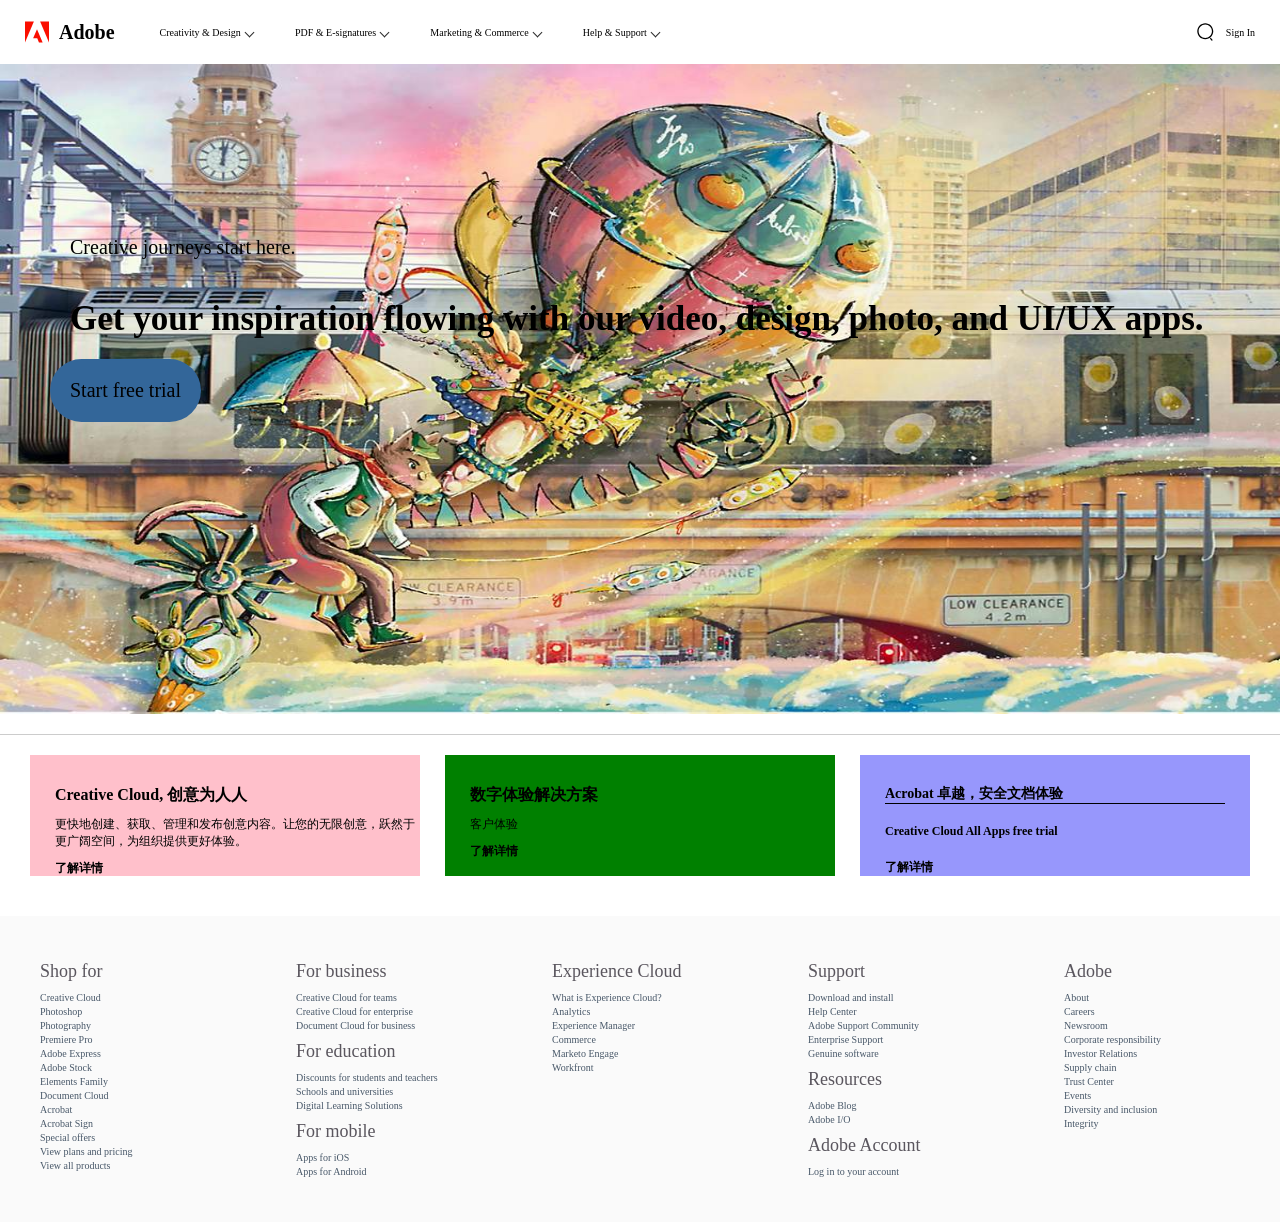
<file: 实验11/2021212205093.html>
<!DOCTYPE html>
<html lang="en">
<head>
    <meta charset="UTF-8">
    <link href="css/index.css" rel="stylesheet">
    <meta name="viewport" content="width=device-width, initial-scale=1.0">
    <title>myadobe</title>
</head>
<body>
    <div class="g-index">
        <div class="m-hd">
            <div class="m-trg" onclick="change()">
                <span></span>
                <span></span>
                <span></span>
            </div>
            <div class="m-logo">
                <img src="img/logo.svg" alt="">
                <span>Adobe</span>
            </div>
            <div class="m-menu mobile">
                <li>Creativity & Design</li>
                <li>PDF & E-signatures</li>
                <li>Marketing & Commerce</li>
                <li>Help & Support </li>
            </div>
            <div class="m-sign">
                <img src="img/search.svg" alt="">
                <span>Sign In</span>
            </div>
        </div>
        <div class="m-bd1">
            <img src="img/1.jpg" alt="">
            <div class="img-content">
                <span>Creative journeys start here.</span>
                <span>Get your inspiration flowing with our video, design, photo, and UI/UX apps.</span>
            </div>
            <div class="img-content1">
                <span>Start free trial</span>
            </div>
        </div>
        <div class="hbeh">
            <div class="l">
                <div class="l3-1">
                    
                    <div class="dd">
                        <span class="d1">Creative Cloud, 创意为人人</span>
                        <span class="d2">更快地创建、获取、管理和发布创意内容。让您的无限创意，跃然于更广阔空间，为组织提供更好体验。</span>
                        <a class="">了解详情</a>
                    </div>
                </div>
                <div class="l3-2">
                    
                    <div class="dd">
                        <span class="d1">数字体验解决方案</span>
                        <span class="d2">客户体验</span>
                        <a class="">了解详情</a>
                    </div>
                </div>
                <div class="m-list">
                    <div>
                        <span>Acrobat 卓越，安全文档体验</span>
                        <a href="">Creative Cloud All Apps free trial</a>
                        <a href="">了解详情</a>
                    </div>
                    
                </div>
            </div>
    
        </div>

        <div class="behind mobile">
            <div class="col">
                <div class="row">
                    <li id="q">Shop for</li>
                    <div class="hide" id="hide">
                        <span>Creative Cloud</span>
                        <span>Photoshop</span>
                        <span>Photography</span>
                        <span>Premiere Pro</span>
                        <span>Adobe Express</span>
                        <span>Adobe Stock</span>
                        <span>Elements Family</span>
                        <span>Document Cloud</span>
                        <span>Acrobat</span>
                        <span>Acrobat Sign</span>
                        <span>Special offers</span>
                        <span>View plans and pricing</span>
                        <span>View all products</span>
                    </div>
                </div>
            </div>

            <div class="col">
                <div class="row">
                    <li>For business</li>
                    <div class="hide">
                        <span>Creative Cloud for teams</span>
                        <span>Creative Cloud for enterprise</span>
                        <span>Document Cloud for business</span>
                    </div>
                </div>
                <div class="row">
                    <li>For education</li>
                    <div class="hide">
                        <span>Discounts for students and teachers</span>
                        <span>Schools and universities</span>
                        <span>Digital Learning Solutions</span>
                    </div>
                </div>
                <div class="row">
                    <li>For mobile</li>
                    <div class="hide">
                        <span>Apps for iOS</span>
                        <span>Apps for Android</span>
                    </div>
                </div>
            </div>

            <div class="col">
                <div class="row">
                    <li>Experience Cloud</li>
                    <div class="hide">
                        <span>What is Experience Cloud?</span>
                        <span>Analytics</span>
                        <span>Experience Manager</span>
                        <span>Commerce</span>
                        <span>Marketo Engage</span>
                        <span>Workfront</span>
                    </div>
                </div>
            </div>

            <div class="col">
                <div class="row">
                    <li>Support</li>
                    <div class="hide">
                        <span>Download and install</span>
                        <span>Help Center</span>
                        <span>Adobe Support Community</span>
                        <span>Enterprise Support</span>
                        <span>Genuine software</span>
                    </div>
                </div>
                <div class="row">
                    <li>Resources</li>
                    <div class="hide">
                        <span>Adobe Blog</span>
                        <span>Adobe I/O</span>
                    </div>
                </div>
                <div class="row">
                    <li>Adobe Account</li>
                    <div class="hide">
                        <span>Log in to your account</span>
                    </div>
                </div>
            </div>

            <div class="col">
                <div class="row">
                    <li>Adobe</li>
                    <div class="hide">
                        <span>About</span>
                        <span>Careers</span>
                        <span>Newsroom</span>
                        <span>Corporate responsibility</span>
                        <span>Investor Relations</span>
                        <span>Supply chain</span>
                        <span>Trust Center</span>
                        <span>Events</span>
                        <span>Diversity and inclusion</span>
                        <span>Integrity</span>
                    </div>
                </div>
            </div>
        </div>
    </div>
    <script src="js/index.js"></script>
</body>
</html>
</file>
<file: 实验11/css/index.css>
@charset "UTF-8";
li{
    list-style: none;
}

body{
    padding: 0;
    margin: 0;
}
img {max-width: 100%;height: auto;width: auto;}
a {
    font-size: 1.2rem;
    color: #000;
    font-weight: 700;
    text-decoration: none;
}
a:hover{
    text-decoration: underline;
}

@media (max-width:640px){
        html{
        font-size: 62.5%;
       }

       .g-index{
        display: flex;
        flex-direction: column;
       }

       .m-hd{
        display: flex;
        /*justify-content: center;*/
        align-items: center;
        padding: 0 25px;
        height: 64px;
       }

       .m-trg{
        display: flex;
        flex-direction: column;
        justify-content: center;
        align-items: center;
        height: 50px;
        width: 50px;
        /*background: #eee;*/
        margin: 0 10px 0 -20px;
       }

       .m-trg>span{
        margin-top: 4px;
        display: block;
        height: 3px;
        width: 20px;
        background: #999;
        border-radius: 5px;
       }

       .m-menu{
        display: none;
       }

       .mobile{
            display: none;
            width: 100%;
            position: fixed;
            background: #fff;
            top: 64px;
            left: 0;
            padding: 15px 0;
            flex-direction: column;
            right: 0;
       }

       .mobile>li{
        display: flex;
        align-items: center;
        background: #f7f7f7;
        padding: 10px;
        border-top: 1px solid #eee;
        position: relative;
       }

       .mobile>li:after{
            border-color: #2c2c2c;
            border-style: solid;
            border-width: 0 1px 1px 0;
            content: "";
            display: flex;
            height: 6px;
            width: 6px;
            margin-left: 5px;
            margin-right: 2.25px;
            transform: rotate(45deg);
            /* transform-orig in: 75% 75%; */
            transition: transform 0.1s ease;
            position: absolute;
            right: 18px;
       }

       .m-logo{
        display: flex;
        /*justify-content: center;*/
        align-items: center;
        margin-right: 25px;
        flex: 1;
       }
       .m-logo>img {
            height: 24px;
            width: 24px;
        }

        .m-logo>span{
            margin-left: 10px;
            font-size: 20px;
            font-weight: bold;
            color: ff00000;
        }
        .m-sign>img{    
            height: 0px;
            width: 0px;
        }
        /*中间大图片，bd1*/
        .m-bd1>img{
            height: auto; 
            /*width: auto\9;*/
            width:100%;
        }

        .img-content{
            display: flex;
            flex-direction: column;
        }

        .img-content>span{
            font-size: 15px;
            padding: 20px;
        }
        .img-content>span:nth-child(1){
            font-size: 20px;
        }
        .img-content>span:nth-child(2){
            font-size: 35px;
            font-weight: bold;
        }
        .l1{
        display: none;
    }
    .m-text{
        display: none;
    }

    .hbeh {
        border-top: 1px solid #ccc;
        margin-top: 15px;
    }
    .hbeh>div {
        flex-direction: column;
    }
    .hbeh>div>div+div {
        margin-top: 25px;
    }
    .l3-1 {
        margin-top: 15px;
        position: relative;
    }
    .l3-2 {
        position: relative;
    }
    .l3-3 {
        margin-top: 25px;
        position: relative;
    }
    .l3-4 {
        margin-bottom: 30px;
        position: relative;
        background: linear-gradient(180deg,#fe9889,#fc3c2b);
        width: 100%;
        height: 450px;
    }
    .l3-4>img{
        width: 65%;
        position: absolute;
        top: 80px;
        left: 180px;
    }
    .dd{
        display: flex;
        flex-direction: column;
        position: absolute;
        top: 30px;
        margin-left: 25px;
    }
    .dd>.d1{
        font-size: 1.6rem;
        font-weight: 700;
    }
    .dd>.d2{
        font-size: 1.2rem;
        font-weight: 400;
        margin-top: 10px;
    }
    .dd>a{
        margin-top: 10px;
    }
    .l3-3>.dd>span{
        color: #fff;
    }
    .l3-3>.dd>a{
        color: #fff;
    }
    .m-list {
        width: 100%;
        background-color: #9797fc;
        margin-right: 30px;
        display: flex;
        flex-direction: row important;
    }
    .m-list>div{
        display: flex;
        flex-direction: column;
        margin-top: 30px;
        margin-left: 25px;
        margin-right: 25px;
    }
    .m-list>div>span{
        width: 50%;
        font-size: 1.4rem;
        font-weight: 600;
        border-bottom: 1px solid #000;
    }
    .m-list>div>a{
        margin-top: 20px;
    }

    .p1{
        display: none;
    }
    .m-mtext{
        display: flex;
        flex-direction: column;
    }
    .t2{
        font-size: 2.4rem;
        font-weight: 900;
    }
    .t3{
        font-size: 1.6rem;
        font-weight: 400;
    }
    .t4{
        display: flex;
        flex-direction: column;
    }
    .t4>button{
        background-color: #1473e6;
        color: #fff;
        border-radius: 20px;
        border: 0px;
        width: 120px;
        height: 33px;
        margin-top: 10px;
    }
    .t4>button:hover {
        background-color: #0d66d0;
    }
    .m-mtext>span+span{
        margin-top: 10px;
    }

    .behind{
        display: flex;
    }
    .behind.mobile{
        margin-top: 30px;
        display: none;
        flex-direction: column;
        background: #f7f7f7;
    }
    .hide{
        display: none;
        flex-direction: column;
        background: #f7f7f7;
    }
    .hide>span{
        font-size: 1rem;
        margin-left: 15px;
    }
    .hide>span+span{
        margin-top: 5px;
    }
    .row>li {
        position: relative;
        display: flex;
        align-items: center;
        padding: 15px;
        background: #f7f7f7;
        margin-top: 20px;
        border-top: 1px solid #cccccc;
        color: #5a565e;
        font-weight: 700;
        font-size: 1.4rem;
    }
    .row>li:after{
        position: absolute;
        right: 20px;
    }
        
}

@media screen and (min-width: 640px) and (max-width:980px){
         html{
        font-size: 62.5%;
       }

       .g-index{
        display: flex;
        flex-direction: column;
       }

       .m-hd{
        display: flex;
        /*justify-content: center;*/
        align-items: center;
        padding: 0 25px;
        height: 64px;
       }

       .m-trg{
        display: flex;
        flex-direction: column;
        justify-content: center;
        align-items: center;
        height: 50px;
        width: 50px;
        /*background: #eee;*/
        margin: 0 10px 0 -20px;
       }

       .m-trg>span{
        margin-top: 4px;
        display: block;
        height: 3px;
        width: 20px;
        background: #999;
        border-radius: 5px;
       }

       .m-menu{
        display: none;
       }

       .mobile{
            display: none;
            width: 100%;
            position: fixed;
            background: #fff;
            top: 350px;
            left: 0;
            padding: 15px 0;
            flex-direction: column;
            right: 0;
       }

       .mobile>li{
        display: flex;
        align-items: center;
        background: #f7f7f7;
        padding: 10px;
        border-top: 1px solid #eee;
        position: relative;
       }

       .mobile>li:after{
            border-color: #2c2c2c;
            border-style: solid;
            border-width: 0 1px 1px 0;
            content: "";
            display: flex;
            height: 6px;
            width: 6px;
            margin-left: 5px;
            margin-right: 2.25px;
            transform: rotate(45deg);
            /* transform-orig in: 75% 75%; */
            transition: transform 0.1s ease;
            position: absolute;
            right: 18px;
       }

       .m-logo{
        display: flex;
        /*justify-content: center;*/
        align-items: center;
        margin-right: 25px;
        flex: 1;
       }
       .m-logo>img {
            height: 24px;
            width: 24px;
        }

        .m-logo>span{
            margin-left: 10px;
            font-size: 20px;
            font-weight: bold;
            color: ff00000;
        }
        .m-sign>img{    
            height: 0px;
            width: 0px;
        }
        /*中间大图片，bd1*/
        .m-bd1>img{
            height: auto; 
            /*width: auto\9;*/
            width:100%;
        }

        .img-content{
            display: flex;
            flex-direction: column;
        }

        .img-content>span{
            font-size: 15px;
            padding: 20px;
        }
        .img-content>span:nth-child(1){
            font-size: 20px;
        }
        .img-content>span:nth-child(2){
            font-size: 35px;
            font-weight: bold;
        }
        .l1{
        display: none;
    }
    .m-text{
        display: none;
    }

    .hbeh {
        border-top: 1px solid #ccc;
        margin-top: 15px;
    }
    .hbeh>div {
        flex-direction: column;
    }
    .hbeh>div>div+div {
        margin-top: 25px;
    }
    .l3-1 {
        margin-top: 15px;
        position: relative;
    }
    .l3-2 {
        position: relative;
    }
    .l3-3 {
        margin-top: 25px;
        position: relative;
    }
    .l3-4 {
        margin-bottom: 30px;
        position: relative;
        background: linear-gradient(180deg,#fe9889,#fc3c2b);
        width: 100%;
        height: 450px;
    }
    .l3-4>img{
        width: 65%;
        position: absolute;
        top: 80px;
        left: 180px;
    }
    .dd{
        display: flex;
        flex-direction: column;
        position: absolute;
        top: 30px;
        margin-left: 25px;
    }
    .dd>.d1{
        font-size: 1.6rem;
        font-weight: 700;
    }
    .dd>.d2{
        font-size: 1.2rem;
        font-weight: 400;
        margin-top: 10px;
    }
    .dd>a{
        margin-top: 10px;
    }
    .l3-3>.dd>span{
        color: #fff;
    }
    .l3-3>.dd>a{
        color: #fff;
    }
    .m-list {
        width: 100%;
        background-color: #f9f9fa;
        margin-right: 30px;
        display: flex;
        flex-direction: row important;
    }
    .m-list>div{
        display: flex;
        flex-direction: column;
        margin-top: 30px;
        margin-left: 25px;
        margin-right: 25px;
    }
    .m-list>div>span{
        width: 50%;
        font-size: 1.4rem;
        font-weight: 600;
        border-bottom: 1px solid #000;
    }
    .m-list>div>a{
        margin-top: 20px;
    }

    .p1{
        display: none;
    }
    .m-mtext{
        display: flex;
        flex-direction: column;
    }
    .t2{
        font-size: 2.4rem;
        font-weight: 900;
    }
    .t3{
        font-size: 1.6rem;
        font-weight: 400;
    }
    .t4{
        display: flex;
        flex-direction: column;
    }
    .t4>button{
        background-color: #1473e6;
        color: #fff;
        border-radius: 20px;
        border: 0px;
        width: 120px;
        height: 33px;
        margin-top: 10px;
    }
    .t4>button:hover {
        background-color: #0d66d0;
    }
    .m-mtext>span+span{
        margin-top: 10px;
    }

    .behind{
        display: flex;
    }
    ehind.mobile{
        margin-top: 30px;
        display: none;
        flex-direction: column;
        background: #f7f7f7;
    }
    .hide{
        display: none;
        flex-direction: column;
        background: #f7f7f7;
    }
    .hide>span{
        font-size: 1rem;
        margin-left: 15px;
    }
    .hide>span+span{
        margin-top: 5px;
    }
    .row>li {
        position: relative;
        display: flex;
        align-items: center;
        padding: 15px;
        background: #f7f7f7;
        margin-top: 20px;
        border-top: 1px solid #cccccc;
        color: #5a565e;
        font-weight: 700;
        font-size: 1.4rem;
    }
    .row>li:after{
        position: absolute;
        right: 20px;
    }
}

@media screen and (min-width: 980px){
        html{
        font-size: 62.5%;
       }

       .g-index{
        display: flex;
        flex-direction: column;
       }

       .m-hd{
        display: flex;
        height: 64px;
        padding: 0 25px;
       }
       /*左上角图标制作*/
       .m-logo{
        display: flex;
        justify-content: center;
        align-items: center;
        margin-right: 25px;
       }
       .m-logo>img {
            height: 24px;
            width: 24px;
        }

        .m-logo>span{
            margin-left: 10px;
            font-size: 20px;
            font-weight: bold;
            color: ff00000;
        }

        .m-trg{
            display: none;
        }
        /*菜单栏制作*/
        .m-menu{
            flex: 1;
            display: flex;
        }

        .m-menu>li{
            display: flex;
            justify-content: center;
            align-items: center;
            padding: 0 20px;
            transition: 0.8s;
            cursor: pointer;
        }

        .m-menu>li:after{
            border-color: #2c2c2c;
            border-style: solid;
            border-width: 0 1px 1px 0;
            content: "";
            display: flex;
            height: 6px;
            width: 6px;
            margin-left: 5px;
            margin-right: 2.25px;
            transform: rotate(45deg);
            /* transform-orig in: 75% 75%; */
            transition: transform 0.1s ease;
       }

        .m-menu>li:hover{
             background: #f7f7f7;
        }
        /*右上角登录*/
        .m-sign{
            display: flex;
            justify-content: center;
            align-items: center;
        }

        .m-sign:hover{
            color: #336699;
        }

        .m-sign>img{
            margin-right: 10px;
            height: 20px;
            width: 20px;
        }
        /*中间大图片，bd1*/
        .m-bd1{
            height: 650px;
        }
        .m-bd1>img{
            height: 650px; 
            width:100%;
        }

        .img-content{
            display: flex;
            flex-direction: column;
            margin: -500px 0 0 50px;
        }

        .img-content>span{
            font-size: 15px;
            padding: 20px;
        }
        .img-content>span:nth-child(1){
            font-size: 20px;
        }
        .img-content>span:nth-child(2){
            font-size: 35px;
            font-weight: bold;
        }

        .img-content1{
            display: flex;
            margin-left: 850px;
            font-size: 20px;
        }
        .img-content1>span{
            padding: 20px;
        }
        .img-content1>span:nth-child(1){
            background-color: #336699;
            border-radius: 40px;
        }
        .l2{
        display: none;
        }
        .m-hmain{
            position: relative;
        }
        .m-text {
            display: flex;
            flex-direction: column;
            position: absolute;
            top: 40%;
            left: 10%;
        }
        .m-text>span{
            width: 415px;
        }
        .m-text>span+span {
            margin-top: 20px;
        }
        .t1{
            font-size: 1.6rem;
            font-weight: 900;
        }
        .t2{
            font-size: 2.9rem;
            font-weight: 900;
        }
        .t3{
            font-size: 1.4rem;
            font-weight: 400;
        }
        .t4 {
            margin-top: 15px;
        }
        .t4>button{
            background-color: #1473e6;
            color: #fff;
            border-radius: 20px;
            border: 0px;
            width: 120px;
            height: 33px;
        }
        .t4>button:hover {
            background-color: #0d66d0;
        }
        .t4>a {
            margin-left: 10px;
        }
        .hbeh {
            display: flex;
            flex-direction: column;
            border-top: 1px solid #ccc;
            margin-top: 20px;
        }
        .hbeh>div{
            margin-top: 20px;
            display: flex;
            flex-direction: row;
        }
        .hbeh>div>div+div{
            margin-left: 25px;
        }
        .l3-1{
            width: 33%;
            margin-left: 30px;
            position: relative;
            background: pink;
        }
        .l3-2{
            width: 33%;
            position: relative;
            background: green;
        }
        .l3-3 {
            width: 66%;
            margin-left: 30px;
            position: relative;
            margin-bottom: 30px;
        }
        .l3-4 {
            width: 33%;
            margin-right: 30px;
            background: linear-gradient(180deg,#fe9889,#fc3c2b);
            display: flex;
            align-items: flex-end;
            position: relative;
            margin-bottom: 30px;
        }

        .dd{
            display: flex;
            flex-direction: column;
            position: absolute;
            top: 30px;
            margin-left: 25px;
        }
        .dd>.d1{
            font-size: 1.6rem;
            font-weight: 700;
        }
        .dd>.d2{
            font-size: 1.2rem;
            font-weight: 400;
            margin-top: 10px;
        }
        .dd>a{
            margin-top: 10px;
        }
        .l3-3>.dd>span{
            color: #fff;
        }
        .l3-3>.dd>a{
            color: #fff;
        }
        .l>div+div{
            display: table;
        }
        .m-list {
            width: 33%;
            background-color: #9797fc;
            margin-right: 30px;
            display: flex;
            flex-direction: column;
        }
        .m-list>div{
            display: flex;
            flex-direction: column;
            margin-top: 30px;
            margin-left: 25px;
            margin-right: 25px;
        }
        .m-list>div>span{
            font-size: 1.4rem;
            font-weight: 600;
            border-bottom: 1px solid #000;
        }
        .m-list>div>a{
            margin-top: 20px;
        }

        .m1{
            display: none;
        }
        .m-mmain{
            position: relative;
        }
        .m-mtext {
            display: flex;
            flex-direction: column;
            position: absolute;
            top: 20%;
            left: 10%;
        }
        .m-mtext>span{
            width: 415px;
        }
        .m-mtext>span+span {
            margin-top: 20px;
        }

        .l{
            display: flex;
            flex-direction: row;
        }
        .l>div+div{
            margin-left: 25px;
        }

        .behind{
            margin-top: 40px;
            background-color: #fafafa;
            display: flex;
            flex-direction: row;
        }
        .col{
            width: 20%;
            display: flex;
            flex-direction:column;
            margin: 45px 40px;
        }
        .hide{
            display: flex;
            flex-direction:column;
        }
        .row>li{
            color: #5a565e;
            margin-bottom: 10px;
            font-size: 1.8rem;
        }
        .row>li:after{
            content: inherit;
        }
        .row+.row{
            margin-top: 10px;
        }
        .hide>span{
            color: #485869;
        }
        .hide>span:hover {
            color: #a59da4;
        }
        .hide>span+span{
            margin-top: 3px;
        }
}

@charset "UTF-8";
/**
 * 
 * @authors Your Name (you@example.org)
 * @date    2022-02-28 09:40:08
 * @version $Id$
 */

/*从上到下优先级递减*/
li{
    list-style: none;
}

body{
    padding: 0;
    margin: 0;
}
img {max-width: 100%;height: auto;width: auto;}
a {
    font-size: 1.2rem;
    color: #000;
    font-weight: 700;
    text-decoration: none;
}
a:hover{
    text-decoration: underline;
}

@media (max-width:640px){
        html{
        font-size: 62.5%;
       }

       .g-index{
        display: flex;
        flex-direction: column;
       }

       .m-hd{
        display: flex;
        /*justify-content: center;*/
        align-items: center;
        padding: 0 25px;
        height: 64px;
       }

       .m-trg{
        display: flex;
        flex-direction: column;
        justify-content: center;
        align-items: center;
        height: 50px;
        width: 50px;
        /*background: #eee;*/
        margin: 0 10px 0 -20px;
       }

       .m-trg>span{
        margin-top: 4px;
        display: block;
        height: 3px;
        width: 20px;
        background: #999;
        border-radius: 5px;
       }

       .m-menu{
        display: none;
       }

       .mobile{
            display: none;
            width: 100%;
            position: fixed;
            background: #fff;
            top: 64px;
            left: 0;
            padding: 15px 0;
            flex-direction: column;
            right: 0;
       }

       .mobile>li{
        display: flex;
        align-items: center;
        background: #f7f7f7;
        padding: 10px;
        border-top: 1px solid #eee;
        position: relative;
       }

       .mobile>li:after{
            border-color: #2c2c2c;
            border-style: solid;
            border-width: 0 1px 1px 0;
            content: "";
            display: flex;
            height: 6px;
            width: 6px;
            margin-left: 5px;
            margin-right: 2.25px;
            transform: rotate(45deg);
            /* transform-orig in: 75% 75%; */
            transition: transform 0.1s ease;
            position: absolute;
            right: 18px;
       }

       .m-logo{
        display: flex;
        /*justify-content: center;*/
        align-items: center;
        margin-right: 25px;
        flex: 1;
       }
       .m-logo>img {
            height: 24px;
            width: 24px;
        }

        .m-logo>span{
            margin-left: 10px;
            font-size: 20px;
            font-weight: bold;
            color: ff00000;
        }
        .m-sign>img{    
            height: 0px;
            width: 0px;
        }
        /*中间大图片，bd1*/
        .m-bd1>img{
            height: auto; 
            /*width: auto\9;*/
            width:100%;
        }

        .img-content{
            display: flex;
            flex-direction: column;
        }

        .img-content>span{
            font-size: 15px;
            padding: 20px;
        }
        .img-content>span:nth-child(1){
            font-size: 20px;
        }
        .img-content>span:nth-child(2){
            font-size: 35px;
            font-weight: bold;
        }
        .l1{
        display: none;
    }
    .m-text{
        display: none;
    }

    .hbeh {
        border-top: 1px solid #ccc;
        margin-top: 15px;
    }
    .hbeh>div {
        flex-direction: column;
    }
    .hbeh>div>div+div {
        margin-top: 25px;
    }
    .l3-1 {
        margin-top: 15px;
        position: relative;
    }
    .l3-2 {
        position: relative;
    }
    .l3-3 {
        margin-top: 25px;
        position: relative;
    }
    .l3-4 {
        margin-bottom: 30px;
        position: relative;
        background: linear-gradient(180deg,#fe9889,#fc3c2b);
        width: 100%;
        height: 450px;
    }
    .l3-4>img{
        width: 65%;
        position: absolute;
        top: 80px;
        left: 180px;
    }
    .dd{
        display: flex;
        flex-direction: column;
        position: absolute;
        top: 30px;
        margin-left: 25px;
    }
    .dd>.d1{
        font-size: 1.6rem;
        font-weight: 700;
    }
    .dd>.d2{
        font-size: 1.2rem;
        font-weight: 400;
        margin-top: 10px;
    }
    .dd>a{
        margin-top: 10px;
    }
    .l3-3>.dd>span{
        color: #fff;
    }
    .l3-3>.dd>a{
        color: #fff;
    }
    .m-list {
        width: 100%;
        background-color: #9797fc;
        margin-right: 30px;
        display: flex;
        flex-direction: row important;
    }
    .m-list>div{
        display: flex;
        flex-direction: column;
        margin-top: 30px;
        margin-left: 25px;
        margin-right: 25px;
    }
    .m-list>div>span{
        width: 50%;
        font-size: 1.4rem;
        font-weight: 600;
        border-bottom: 1px solid #000;
    }
    .m-list>div>a{
        margin-top: 20px;
    }

    .p1{
        display: none;
    }
    .m-mtext{
        display: flex;
        flex-direction: column;
    }
    .t2{
        font-size: 2.4rem;
        font-weight: 900;
    }
    .t3{
        font-size: 1.6rem;
        font-weight: 400;
    }
    .t4{
        display: flex;
        flex-direction: column;
    }
    .t4>button{
        background-color: #1473e6;
        color: #fff;
        border-radius: 20px;
        border: 0px;
        width: 120px;
        height: 33px;
        margin-top: 10px;
    }
    .t4>button:hover {
        background-color: #0d66d0;
    }
    .m-mtext>span+span{
        margin-top: 10px;
    }

    .behind{
        display: flex;
    }
    .behind.mobile{
        margin-top: 30px;
        display: none;
        flex-direction: column;
        background: #f7f7f7;
    }
    .hide{
        display: none;
        flex-direction: column;
        background: #f7f7f7;
    }
    .hide>span{
        font-size: 1rem;
        margin-left: 15px;
    }
    .hide>span+span{
        margin-top: 5px;
    }
    .row>li {
        position: relative;
        display: flex;
        align-items: center;
        padding: 15px;
        background: #f7f7f7;
        margin-top: 20px;
        border-top: 1px solid #cccccc;
        color: #5a565e;
        font-weight: 700;
        font-size: 1.4rem;
    }
    .row>li:after{
        position: absolute;
        right: 20px;
    }
        
}

@media screen and (min-width: 640px) and (max-width:980px){
         html{
        font-size: 62.5%;
       }

       .g-index{
        display: flex;
        flex-direction: column;
       }

       .m-hd{
        display: flex;
        /*justify-content: center;*/
        align-items: center;
        padding: 0 25px;
        height: 64px;
       }

       .m-trg{
        display: flex;
        flex-direction: column;
        justify-content: center;
        align-items: center;
        height: 50px;
        width: 50px;
        /*background: #eee;*/
        margin: 0 10px 0 -20px;
       }

       .m-trg>span{
        margin-top: 4px;
        display: block;
        height: 3px;
        width: 20px;
        background: #999;
        border-radius: 5px;
       }

       .m-menu{
        display: none;
       }

       .mobile{
            display: none;
            width: 100%;
            position: fixed;
            background: #fff;
            top: 350px;
            left: 0;
            padding: 15px 0;
            flex-direction: column;
            right: 0;
       }

       .mobile>li{
        display: flex;
        align-items: center;
        background: #f7f7f7;
        padding: 10px;
        border-top: 1px solid #eee;
        position: relative;
       }

       .mobile>li:after{
            border-color: #2c2c2c;
            border-style: solid;
            border-width: 0 1px 1px 0;
            content: "";
            display: flex;
            height: 6px;
            width: 6px;
            margin-left: 5px;
            margin-right: 2.25px;
            transform: rotate(45deg);
            /* transform-orig in: 75% 75%; */
            transition: transform 0.1s ease;
            position: absolute;
            right: 18px;
       }

       .m-logo{
        display: flex;
        /*justify-content: center;*/
        align-items: center;
        margin-right: 25px;
        flex: 1;
       }
       .m-logo>img {
            height: 24px;
            width: 24px;
        }

        .m-logo>span{
            margin-left: 10px;
            font-size: 20px;
            font-weight: bold;
            color: red;
        }
        .m-sign>img{    
            height: 0px;
            width: 0px;
        }
        /*中间大图片，bd1*/
        .m-bd1>img{
            height: auto; 
            /*width: auto\9;*/
            width:100%;
        }

        .img-content{
            display: flex;
            flex-direction: column;
        }

        .img-content>span{
            font-size: 15px;
            padding: 20px;
        }
        .img-content>span:nth-child(1){
            font-size: 20px;
        }
        .img-content>span:nth-child(2){
            font-size: 35px;
            font-weight: bold;
        }
        .l1{
        display: none;
    }
    .m-text{
        display: none;
    }

    .hbeh {
        border-top: 1px solid #ccc;
        margin-top: 15px;
    }
    .hbeh>div {
        flex-direction: column;
    }
    .hbeh>div>div+div {
        margin-top: 25px;
    }
    .l3-1 {
        margin-top: 15px;
        position: relative;
    }
    .l3-2 {
        position: relative;
    }
    .l3-3 {
        margin-top: 25px;
        position: relative;
    }
    .l3-4 {
        margin-bottom: 30px;
        position: relative;
        background: linear-gradient(180deg,#fe9889,#fc3c2b);
        width: 100%;
        height: 450px;
    }
    .l3-4>img{
        width: 65%;
        position: absolute;
        top: 80px;
        left: 180px;
    }
    .dd{
        display: flex;
        flex-direction: column;
        position: absolute;
        top: 30px;
        margin-left: 25px;
    }
    .dd>.d1{
        font-size: 1.6rem;
        font-weight: 700;
    }
    .dd>.d2{
        font-size: 1.2rem;
        font-weight: 400;
        margin-top: 10px;
    }
    .dd>a{
        margin-top: 10px;
    }
    .l3-3>.dd>span{
        color: #fff;
    }
    .l3-3>.dd>a{
        color: #fff;
    }
    .m-list {
        width: 100%;
        background-color: #9797fc;
        margin-right: 30px;
        display: flex;
        flex-direction: row important;
    }
    .m-list>div{
        display: flex;
        flex-direction: column;
        margin-top: 30px;
        margin-left: 25px;
        margin-right: 25px;
    }
    .m-list>div>span{
        width: 50%;
        font-size: 1.4rem;
        font-weight: 600;
        border-bottom: 1px solid #000;
    }
    .m-list>div>a{
        margin-top: 20px;
    }

    .p1{
        display: none;
    }
    .m-mtext{
        display: flex;
        flex-direction: column;
    }
    .t2{
        font-size: 2.4rem;
        font-weight: 900;
    }
    .t3{
        font-size: 1.6rem;
        font-weight: 400;
    }
    .t4{
        display: flex;
        flex-direction: column;
    }
    .t4>button{
        background-color: #1473e6;
        color: #fff;
        border-radius: 20px;
        border: 0px;
        width: 120px;
        height: 33px;
        margin-top: 10px;
    }
    .t4>button:hover {
        background-color: #0d66d0;
    }
    .m-mtext>span+span{
        margin-top: 10px;
    }

    .behind{
        display: flex;
    }
    ehind.mobile{
        margin-top: 30px;
        display: none;
        flex-direction: column;
        background: #f7f7f7;
    }
    .hide{
        display: none;
        flex-direction: column;
        background: #f7f7f7;
    }
    .hide>span{
        font-size: 1rem;
        margin-left: 15px;
    }
    .hide>span+span{
        margin-top: 5px;
    }
    .row>li {
        position: relative;
        display: flex;
        align-items: center;
        padding: 15px;
        background: #f7f7f7;
        margin-top: 20px;
        border-top: 1px solid #cccccc;
        color: #5a565e;
        font-weight: 700;
        font-size: 1.4rem;
    }
    .row>li:after{
        position: absolute;
        right: 20px;
    }
}

@media screen and (min-width: 980px){
        html{
        font-size: 62.5%;
       }

       .g-index{
        display: flex;
        flex-direction: column;
       }

       .m-hd{
        display: flex;
        height: 64px;
        padding: 0 25px;
       }
       /*左上角图标制作*/
       .m-logo{
        display: flex;
        justify-content: center;
        align-items: center;
        margin-right: 25px;
       }
       .m-logo>img {
            height: 24px;
            width: 24px;
        }

        .m-logo>span{
            margin-left: 10px;
            font-size: 20px;
            font-weight: bold;
            color: ff00000;
        }

        .m-trg{
            display: none;
        }
        /*菜单栏制作*/
        .m-menu{
            flex: 1;
            display: flex;
        }

        .m-menu>li{
            display: flex;
            justify-content: center;
            align-items: center;
            padding: 0 20px;
            transition: 0.8s;
            cursor: pointer;
        }

        .m-menu>li:after{
            border-color: #2c2c2c;
            border-style: solid;
            border-width: 0 1px 1px 0;
            content: "";
            display: flex;
            height: 6px;
            width: 6px;
            margin-left: 5px;
            margin-right: 2.25px;
            transform: rotate(45deg);
            /* transform-orig in: 75% 75%; */
            transition: transform 0.1s ease;
       }

        .m-menu>li:hover{
             background: #f7f7f7;
        }
        /*右上角登录*/
        .m-sign{
            display: flex;
            justify-content: center;
            align-items: center;
        }

        .m-sign:hover{
            color: #336699;
        }

        .m-sign>img{
            margin-right: 10px;
            height: 20px;
            width: 20px;
        }
        /*中间大图片，bd1*/
        .m-bd1{
            height: 650px;
        }
        .m-bd1>img{
            height: 650px; 
            width:100%;
        }

        .img-content{
            display: flex;
            flex-direction: column;
            margin: -500px 0 0 50px;
        }

        .img-content>span{
            font-size: 15px;
            padding: 20px;
        }
        .img-content>span:nth-child(1){
            font-size: 20px;
        }
        .img-content>span:nth-child(2){
            font-size: 35px;
            font-weight: bold;
        }

        .img-content1{
            display: flex;
            margin-left: 50px;
            font-size: 20px;
        }
        .img-content1>span{
            padding: 20px;
        }
        .img-content1>span:nth-child(1){
            background-color: #336699;
            border-radius: 40px;
        }
        .l2{
        display: none;
        }
        .m-hmain{
            position: relative;
        }
        .m-text {
            display: flex;
            flex-direction: column;
            position: absolute;
            top: 40%;
            left: 10%;
        }
        .m-text>span{
            width: 415px;
        }
        .m-text>span+span {
            margin-top: 20px;
        }
        .t1{
            font-size: 1.6rem;
            font-weight: 900;
        }
        .t2{
            font-size: 2.9rem;
            font-weight: 900;
        }
        .t3{
            font-size: 1.4rem;
            font-weight: 400;
        }
        .t4 {
            margin-top: 15px;
        }
        .t4>button{
            background-color: #1473e6;
            color: #fff;
            border-radius: 20px;
            border: 0px;
            width: 120px;
            height: 33px;
        }
        .t4>button:hover {
            background-color: #0d66d0;
        }
        .t4>a {
            margin-left: 10px;
        }
        .hbeh {
            display: flex;
            flex-direction: column;
            border-top: 1px solid #ccc;
            margin-top: 20px;
        }
        .hbeh>div{
            margin-top: 20px;
            display: flex;
            flex-direction: row;
        }
        .hbeh>div>div+div{
            margin-left: 25px;
        }
        .l3-1{
            width: 33%;
            margin-left: 30px;
            position: relative;
        }
        .l3-2{
            width: 33%;
            position: relative;
        }
        .l3-3 {
            width: 66%;
            margin-left: 30px;
            position: relative;
            margin-bottom: 30px;
        }
        .l3-4 {
            width: 33%;
            margin-right: 30px;
            background: linear-gradient(180deg,#fe9889,#fc3c2b);
            display: flex;
            align-items: flex-end;
            position: relative;
            margin-bottom: 30px;
        }

        .dd{
            display: flex;
            flex-direction: column;
            position: absolute;
            top: 30px;
            margin-left: 25px;
        }
        .dd>.d1{
            font-size: 1.6rem;
            font-weight: 700;
        }
        .dd>.d2{
            font-size: 1.2rem;
            font-weight: 400;
            margin-top: 10px;
        }
        .dd>a{
            margin-top: 10px;
        }
        .l3-3>.dd>span{
            color: #fff;
        }
        .l3-3>.dd>a{
            color: #fff;
        }
        .l>div+div{
            display: table;
        }
        .m-list {
            width: 33%;
            background-color: #9797fc;
            margin-right: 30px;
            display: flex;
            flex-direction: column;
        }
        .m-list>div{
            display: flex;
            flex-direction: column;
            margin-top: 30px;
            margin-left: 25px;
            margin-right: 25px;
        }
        .m-list>div>span{
            font-size: 1.4rem;
            font-weight: 600;
            border-bottom: 1px solid #000;
        }
        .m-list>div>a{
            margin-top: 20px;
        }

        .m1{
            display: none;
        }
        .m-mmain{
            position: relative;
        }
        .m-mtext {
            display: flex;
            flex-direction: column;
            position: absolute;
            top: 20%;
            left: 10%;
        }
        .m-mtext>span{
            width: 415px;
        }
        .m-mtext>span+span {
            margin-top: 20px;
        }

        .l{
            display: flex;
            flex-direction: row;
        }
        .l>div+div{
            margin-left: 25px;
        }

        .behind{
            margin-top: 40px;
            background-color: #fafafa;
            display: flex;
            flex-direction: row;
        }
        .col{
            width: 20%;
            display: flex;
            flex-direction:column;
            margin: 45px 40px;
        }
        .hide{
            display: flex;
            flex-direction:column;
        }
        .row>li{
            color: #5a565e;
            margin-bottom: 10px;
            font-size: 1.8rem;
        }
        .row>li:after{
            content: inherit;
        }
        .row+.row{
            margin-top: 10px;
        }
        .hide>span{
            color: #485869;
        }
        .hide>span:hover {
            color: #a59da4;
        }
        .hide>span+span{
            margin-top: 3px;
        }
}
</file>
